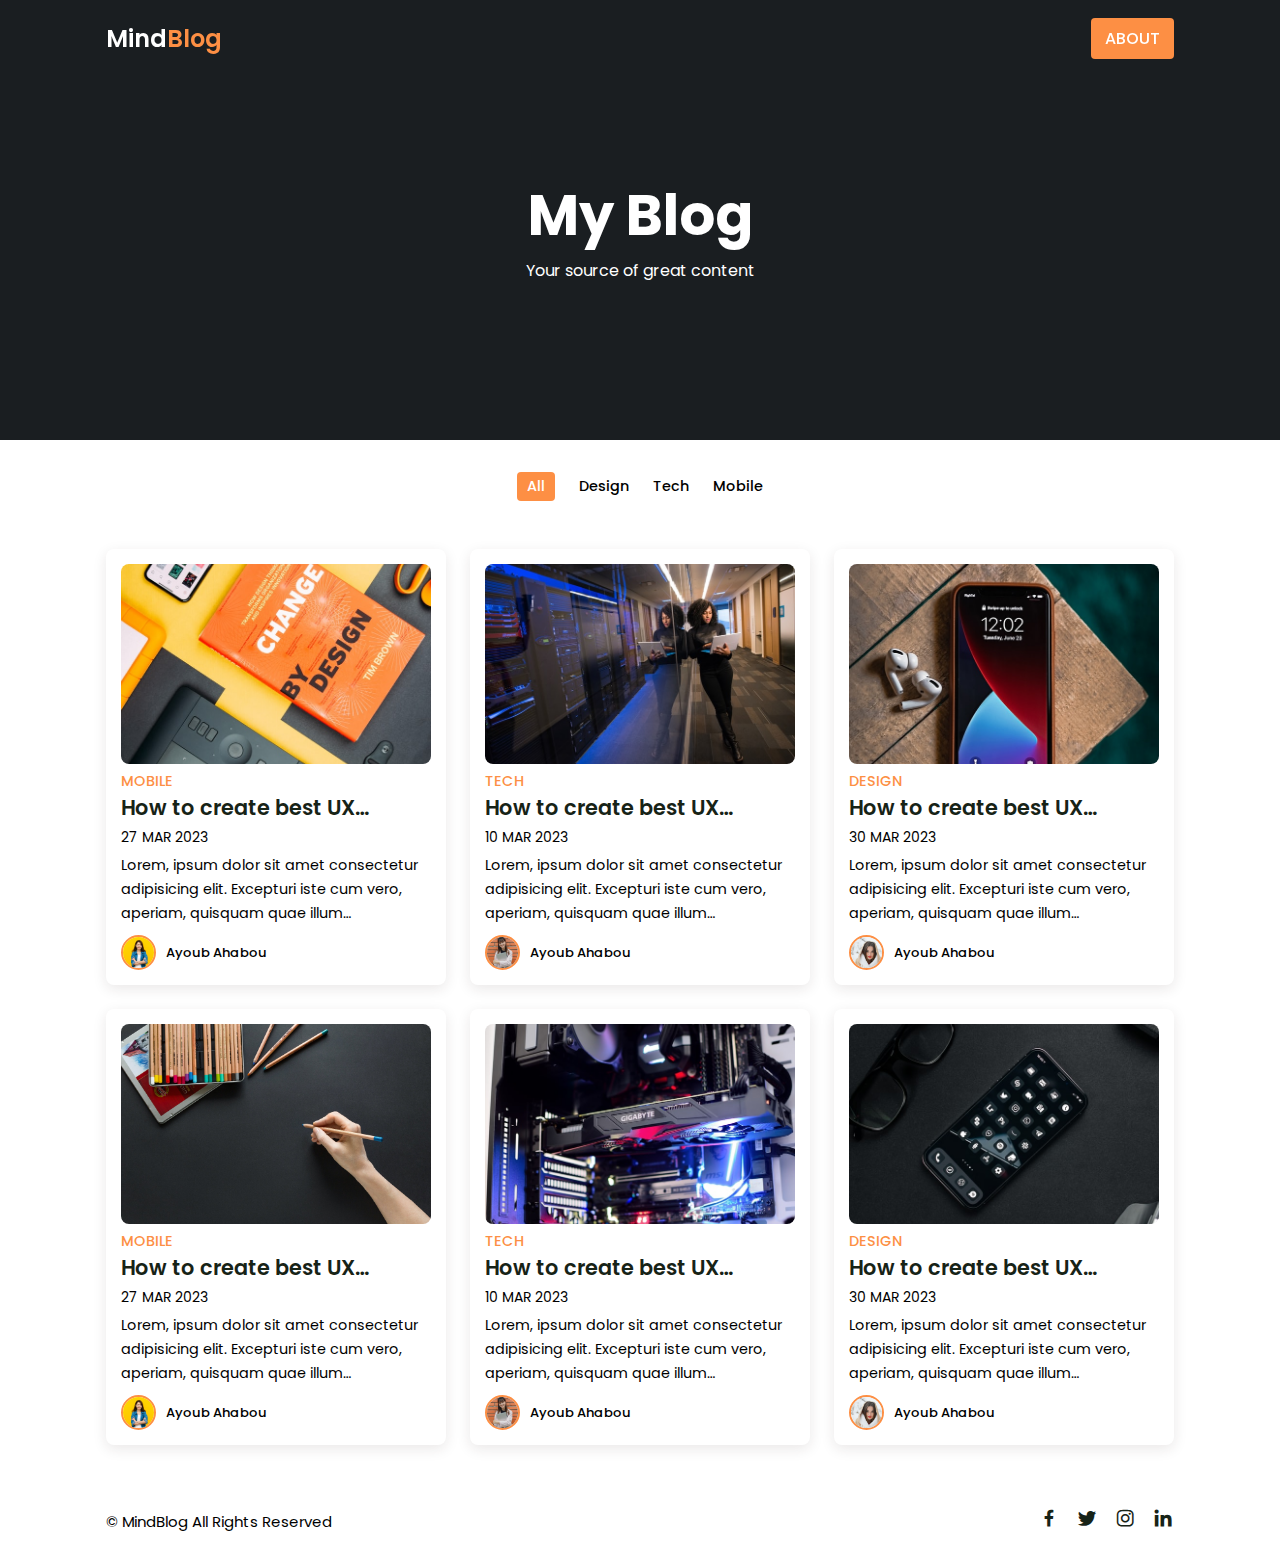
<file: index.html>
<!DOCTYPE html>
<html lang="en">
<head>
    <meta charset="UTF-8">
    <meta http-equiv="X-UA-Compatible" content="IE=edge">
    <meta name="viewport" content="width=device-width, initial-scale=1.0">
    <title>MindBlog</title>
    <!--
        Link to css file
    -->
    <link rel="stylesheet" href="./css/style.css">
    <!--
        Box Icons
    -->
    <link href='https://unpkg.com/boxicons@2.1.4/css/boxicons.min.css' rel='stylesheet'>
</head>
<body>
    <!--
        Header
    -->
    <header>
        <!--
            Nav Bar
        -->
        <div class="nav container">
            <!--
                Logo
            -->
            <a href="#" class="logo">Mind<span>Blog</span></a>
            <!--
                About Btn
            -->
            <a href="#" class="About">About</a>
        </div>
    </header>
    <!--
        Home
    -->
    <section class="home" id="home">
        <div class="home-text container">
            <h2 class="home-title">My Blog</h2>
            <span class="home-subtitle">Your source of great content</span>
        </div>
    </section>
    <!--
        Post Filter
    -->
    <div class="post-filter container">
        <span class="filter-item active-filter" data-filter='all'>All</span>
        <span class="filter-item" data-filter='design'>Design</span>
        <span class="filter-item" data-filter='tech'>Tech</span>
        <span class="filter-item" data-filter='mobile'>Mobile</span>
    </div>

    <!--
         Posts
     -->
     <section class="post container">
        <!-- Post Box 1 -->
        <div class="post-box mobile">
            <img src="img/post-1.jpg" alt="" class="post-img">
            <h2 class="category">Mobile</h2>
            <a href="post-page.html" class="post-title">
                How to create best UX designs using Adobe XD
            </a>
            <span class="post-date">27 Mar 2023</span>
            <p class="post-description">Lorem, ipsum dolor sit amet consectetur adipisicing elit. Excepturi iste cum vero, aperiam, quisquam quae illum necessitatibus eius accusamus facere enim animi quam error adipisci?</p>
            <!-- 
                Profile
            -->
            <div class="profile">
                <img src="img/profile-1.jpg" alt="" class="profile-img">
                <span class="profile-name">Ayoub Ahabou</span>
            </div>
        </div>
             <!-- Post Box 2 -->
        <div class="post-box tech">
            <img src="img/post-2.jpg" alt="" class="post-img">
            <h2 class="category">Tech</h2>
            <a href="post-page1.html" class="post-title">
                How to create best UX designs using Adobe XD
            </a>
            <span class="post-date">10 Mar 2023</span>
            <p class="post-description">Lorem, ipsum dolor sit amet consectetur adipisicing elit. Excepturi iste cum vero, aperiam, quisquam quae illum necessitatibus eius accusamus facere enim animi quam error adipisci?</p>
            <!-- 
                Profile
            -->
            <div class="profile">
                <img src="img/profile-2.jpg" alt="" class="profile-img">
                <span class="profile-name">Ayoub Ahabou</span>
            </div>
        </div>
                 <!-- Post Box 3 -->
        <div class="post-box design">
            <img src="img/post-3.jpg" alt="" class="post-img">
            <h2 class="category">Design</h2>
            <a href="post-page.html" class="post-title">
                How to create best UX designs using Adobe XD
            </a>
            <span class="post-date">30 Mar 2023</span>
            <p class="post-description">Lorem, ipsum dolor sit amet consectetur adipisicing elit. Excepturi iste cum vero, aperiam, quisquam quae illum necessitatibus eius accusamus facere enim animi quam error adipisci?</p>
            <!-- 
                Profile
            -->
            <div class="profile">
                <img src="img/profile-3.jpg" alt="" class="profile-img">
                <span class="profile-name">Ayoub Ahabou</span>
            </div>
        </div>

        <!-- Post Box 4 -->
        <div class="post-box mobile">
            <img src="img/post-4.jpg" alt="" class="post-img">
            <h2 class="category">Mobile</h2>
            <a href="post-page.html" class="post-title">
                How to create best UX designs using Adobe XD
            </a>
            <span class="post-date">27 Mar 2023</span>
            <p class="post-description">Lorem, ipsum dolor sit amet consectetur adipisicing elit. Excepturi iste cum vero, aperiam, quisquam quae illum necessitatibus eius accusamus facere enim animi quam error adipisci?</p>
            <!-- 
                Profile
            -->
            <div class="profile">
                <img src="img/profile-1.jpg" alt="" class="profile-img">
                <span class="profile-name">Ayoub Ahabou</span>
            </div>
        </div>
             <!-- Post Box 5 -->
        <div class="post-box tech">
            <img src="img/post-5.jpg" alt="" class="post-img">
            <h2 class="category">Tech</h2>
            <a href="post-page.html" class="post-title">
                How to create best UX designs using Adobe XD
            </a>
            <span class="post-date">10 Mar 2023</span>
            <p class="post-description">Lorem, ipsum dolor sit amet consectetur adipisicing elit. Excepturi iste cum vero, aperiam, quisquam quae illum necessitatibus eius accusamus facere enim animi quam error adipisci?</p>
            <!-- 
                Profile
            -->
            <div class="profile">
                <img src="img/profile-2.jpg" alt="" class="profile-img">
                <span class="profile-name">Ayoub Ahabou</span>
            </div>
        </div>
                 <!-- Post Box 6 -->
        <div class="post-box design">
            <img src="img/post-6.jpg" alt="" class="post-img">
            <h2 class="category">Design</h2>
            <a href="post-page.html" class="post-title">
                How to create best UX designs using Adobe XD
            </a>
            <span class="post-date">30 Mar 2023</span>
            <p class="post-description">Lorem, ipsum dolor sit amet consectetur adipisicing elit. Excepturi iste cum vero, aperiam, quisquam quae illum necessitatibus eius accusamus facere enim animi quam error adipisci?</p>
            <!-- 
                Profile
            -->
            <div class="profile">
                <img src="img/profile-3.jpg" alt="" class="profile-img">
                <span class="profile-name">Ayoub Ahabou</span>
            </div>
        </div>

     </section>

     <!-- 
        Footer
     -->
     <div class="footer container">
        <p>&#169; MindBlog All Rights Reserved</p>
        <div class="social">
            <a href="#"><i class='bx bxl-facebook'></i></a>
            <a href="#"><i class='bx bxl-twitter'></i></a>
            <a href="#"><i class='bx bxl-instagram'></i></a>
            <a href="#"><i class='bx bxl-linkedin'></i></a>
        </div>
     </div>



     <!-- jQuery -->
     <script src="https://code.jquery.com/jquery-3.6.4.js"
        integrity="sha256-a9jBBRygX1Bh5lt8GZjXDzyOB+bWve9EiO7tROUtj/E="
        crossorigin="anonymous"></script>

    <!--
        Link to js
    -->
    <script src="js/main.js"></script>
</body>
</html>
</file>
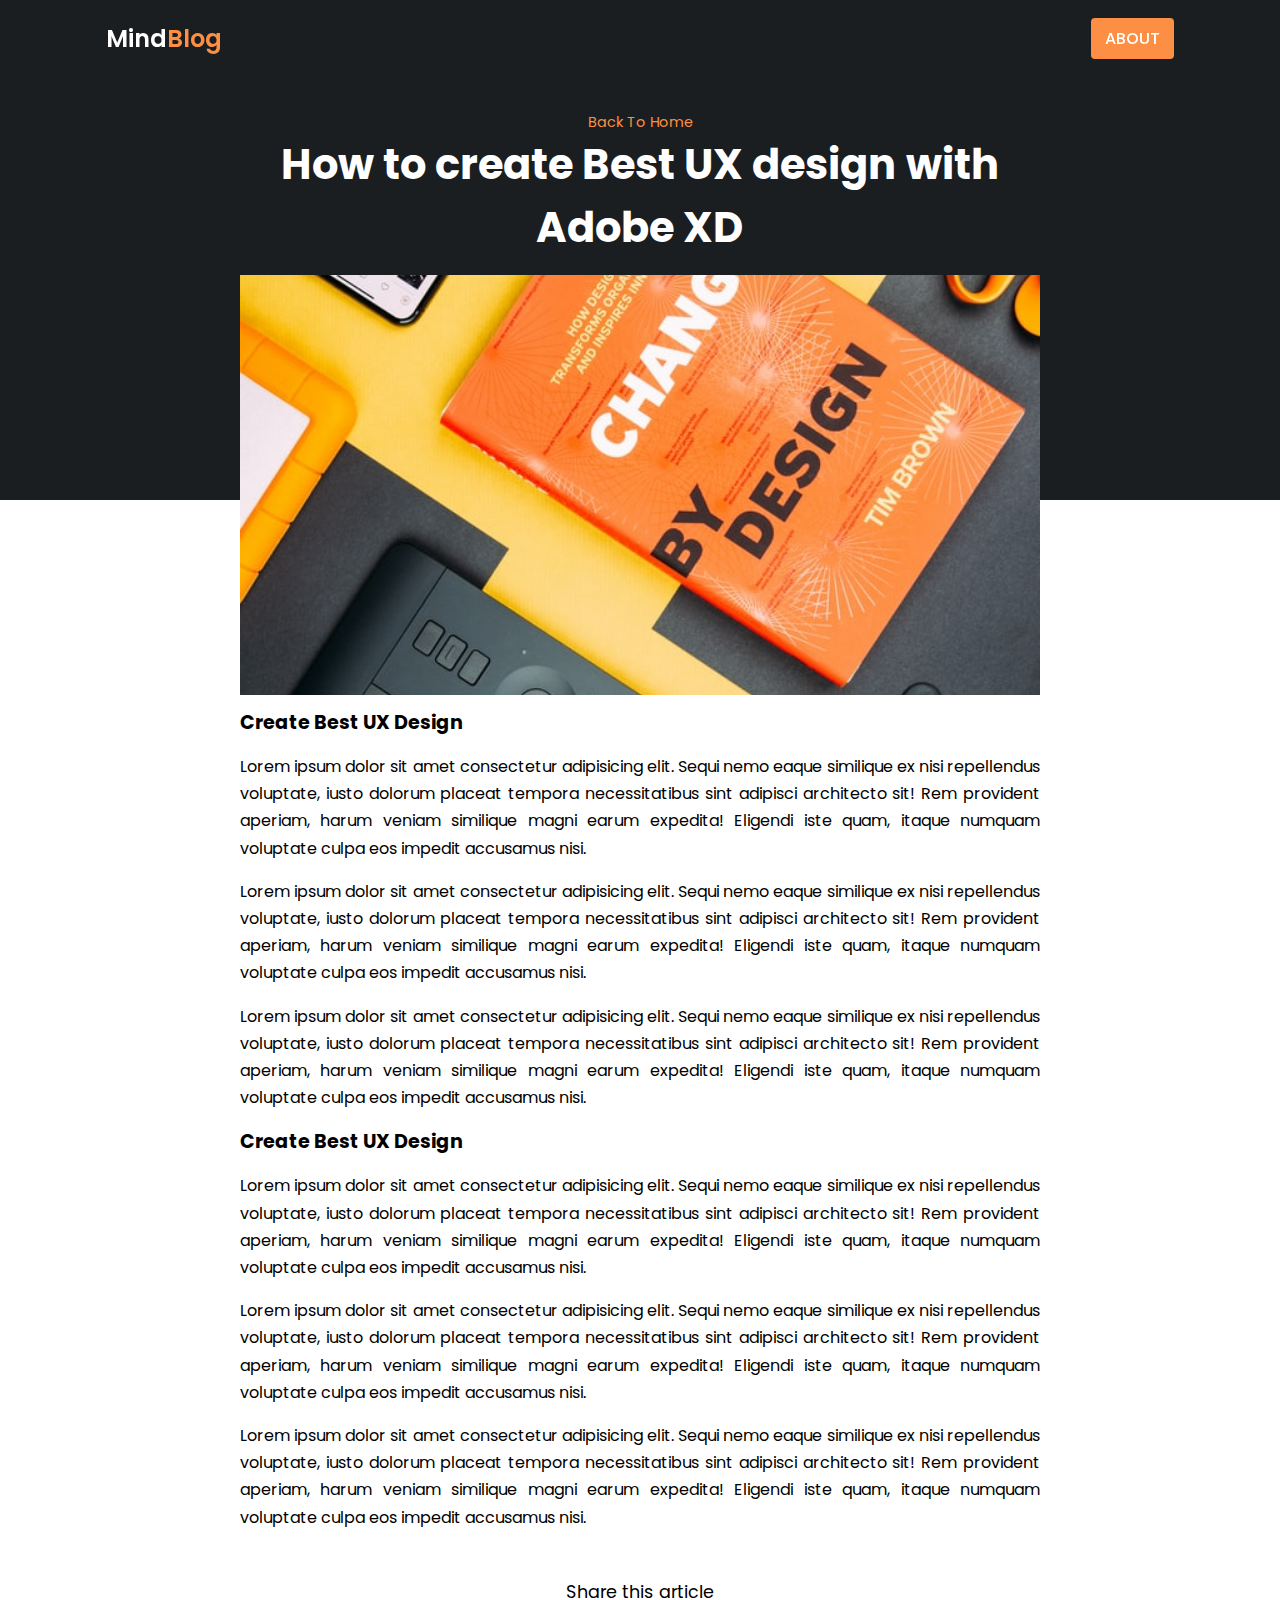
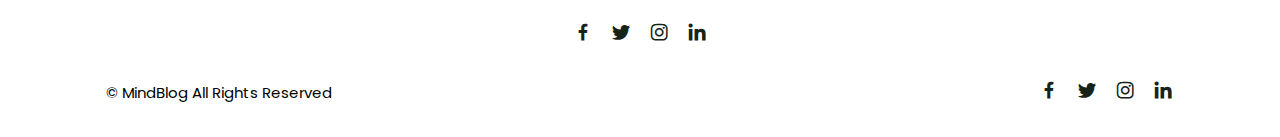
<file: post-page.html>
<!DOCTYPE html>
<html lang="en">
<head>
    <meta charset="UTF-8">
    <meta http-equiv="X-UA-Compatible" content="IE=edge">
    <meta name="viewport" content="width=device-width, initial-scale=1.0">
    <title>Post Page</title>
    <!--
        Link to css file
    -->
    <link rel="stylesheet" href="./css/style.css">
    <!--
        Box Icons
    -->
    <link href='https://unpkg.com/boxicons@2.1.4/css/boxicons.min.css' rel='stylesheet'>
</head>
<body>
    <!--
        Header
    -->
    <header>
        <!--
            Nav Bar
        -->
        <div class="nav container">
            <!--
                Logo
            -->
            <a href="index.html" class="logo">Mind<span>Blog</span></a>
            <!--
                About Btn
            -->
            <a href="#" class="About">About</a>
        </div>
    </header>
    <!-- Post Content -->
    <section class="post-header">
        <div class="header-content post-container">
            <!-- Back to Home -->
            <a href="index.html" class="back-home">Back To Home</a>
            <!-- Title -->
            <h1 class="header-title">How to create Best UX design with Adobe XD</h1>
            <!-- Post Image -->
            <img src="img/post-1.jpg" alt="" class="header-img">
        </div>
    </section>
    <!--
         Posts
     -->
     <section class="post-content post-container">
        <h2 class="sub-heading">Create Best UX Design</h2>
        <p class="post-text">Lorem ipsum dolor sit amet consectetur adipisicing elit. Sequi nemo eaque similique ex nisi repellendus voluptate, iusto dolorum placeat tempora necessitatibus sint adipisci architecto sit! Rem provident aperiam, harum veniam similique magni earum expedita! Eligendi iste quam, itaque numquam voluptate culpa eos impedit accusamus nisi.</p>
        <p class="post-text">Lorem ipsum dolor sit amet consectetur adipisicing elit. Sequi nemo eaque similique ex nisi repellendus voluptate, iusto dolorum placeat tempora necessitatibus sint adipisci architecto sit! Rem provident aperiam, harum veniam similique magni earum expedita! Eligendi iste quam, itaque numquam voluptate culpa eos impedit accusamus nisi.</p>
        <p class="post-text">Lorem ipsum dolor sit amet consectetur adipisicing elit. Sequi nemo eaque similique ex nisi repellendus voluptate, iusto dolorum placeat tempora necessitatibus sint adipisci architecto sit! Rem provident aperiam, harum veniam similique magni earum expedita! Eligendi iste quam, itaque numquam voluptate culpa eos impedit accusamus nisi.</p>
        <h2 class="sub-heading">Create Best UX Design</h2>
        <p class="post-text">Lorem ipsum dolor sit amet consectetur adipisicing elit. Sequi nemo eaque similique ex nisi repellendus voluptate, iusto dolorum placeat tempora necessitatibus sint adipisci architecto sit! Rem provident aperiam, harum veniam similique magni earum expedita! Eligendi iste quam, itaque numquam voluptate culpa eos impedit accusamus nisi.</p>
        <p class="post-text">Lorem ipsum dolor sit amet consectetur adipisicing elit. Sequi nemo eaque similique ex nisi repellendus voluptate, iusto dolorum placeat tempora necessitatibus sint adipisci architecto sit! Rem provident aperiam, harum veniam similique magni earum expedita! Eligendi iste quam, itaque numquam voluptate culpa eos impedit accusamus nisi.</p>
        <p class="post-text">Lorem ipsum dolor sit amet consectetur adipisicing elit. Sequi nemo eaque similique ex nisi repellendus voluptate, iusto dolorum placeat tempora necessitatibus sint adipisci architecto sit! Rem provident aperiam, harum veniam similique magni earum expedita! Eligendi iste quam, itaque numquam voluptate culpa eos impedit accusamus nisi.</p>
     </section>
     <!-- 
        Share 
    -->
    <div class="share post-container">
        <span class="share-title">Share this article</span>
        <div class="social">
            <a href="#"><i class='bx bxl-facebook'></i></a>
            <a href="#"><i class='bx bxl-twitter'></i></a>
            <a href="#"><i class='bx bxl-instagram'></i></a>
            <a href="#"><i class='bx bxl-linkedin'></i></a>
        </div>
    </div>
     <!-- 
        Footer
     -->
     <div class="footer container">
        <p>&#169; MindBlog All Rights Reserved</p>
        <div class="social">
            <a href="#"><i class='bx bxl-facebook'></i></a>
            <a href="#"><i class='bx bxl-twitter'></i></a>
            <a href="#"><i class='bx bxl-instagram'></i></a>
            <a href="#"><i class='bx bxl-linkedin'></i></a>
        </div>
     </div>



     <!-- jQuery -->
     <script src="https://code.jquery.com/jquery-3.6.4.js"
        integrity="sha256-a9jBBRygX1Bh5lt8GZjXDzyOB+bWve9EiO7tROUtj/E="
        crossorigin="anonymous"></script>

    <!--
        Link to js
    -->
    <script src="js/main.js"></script>
</body>
</html>
</file>
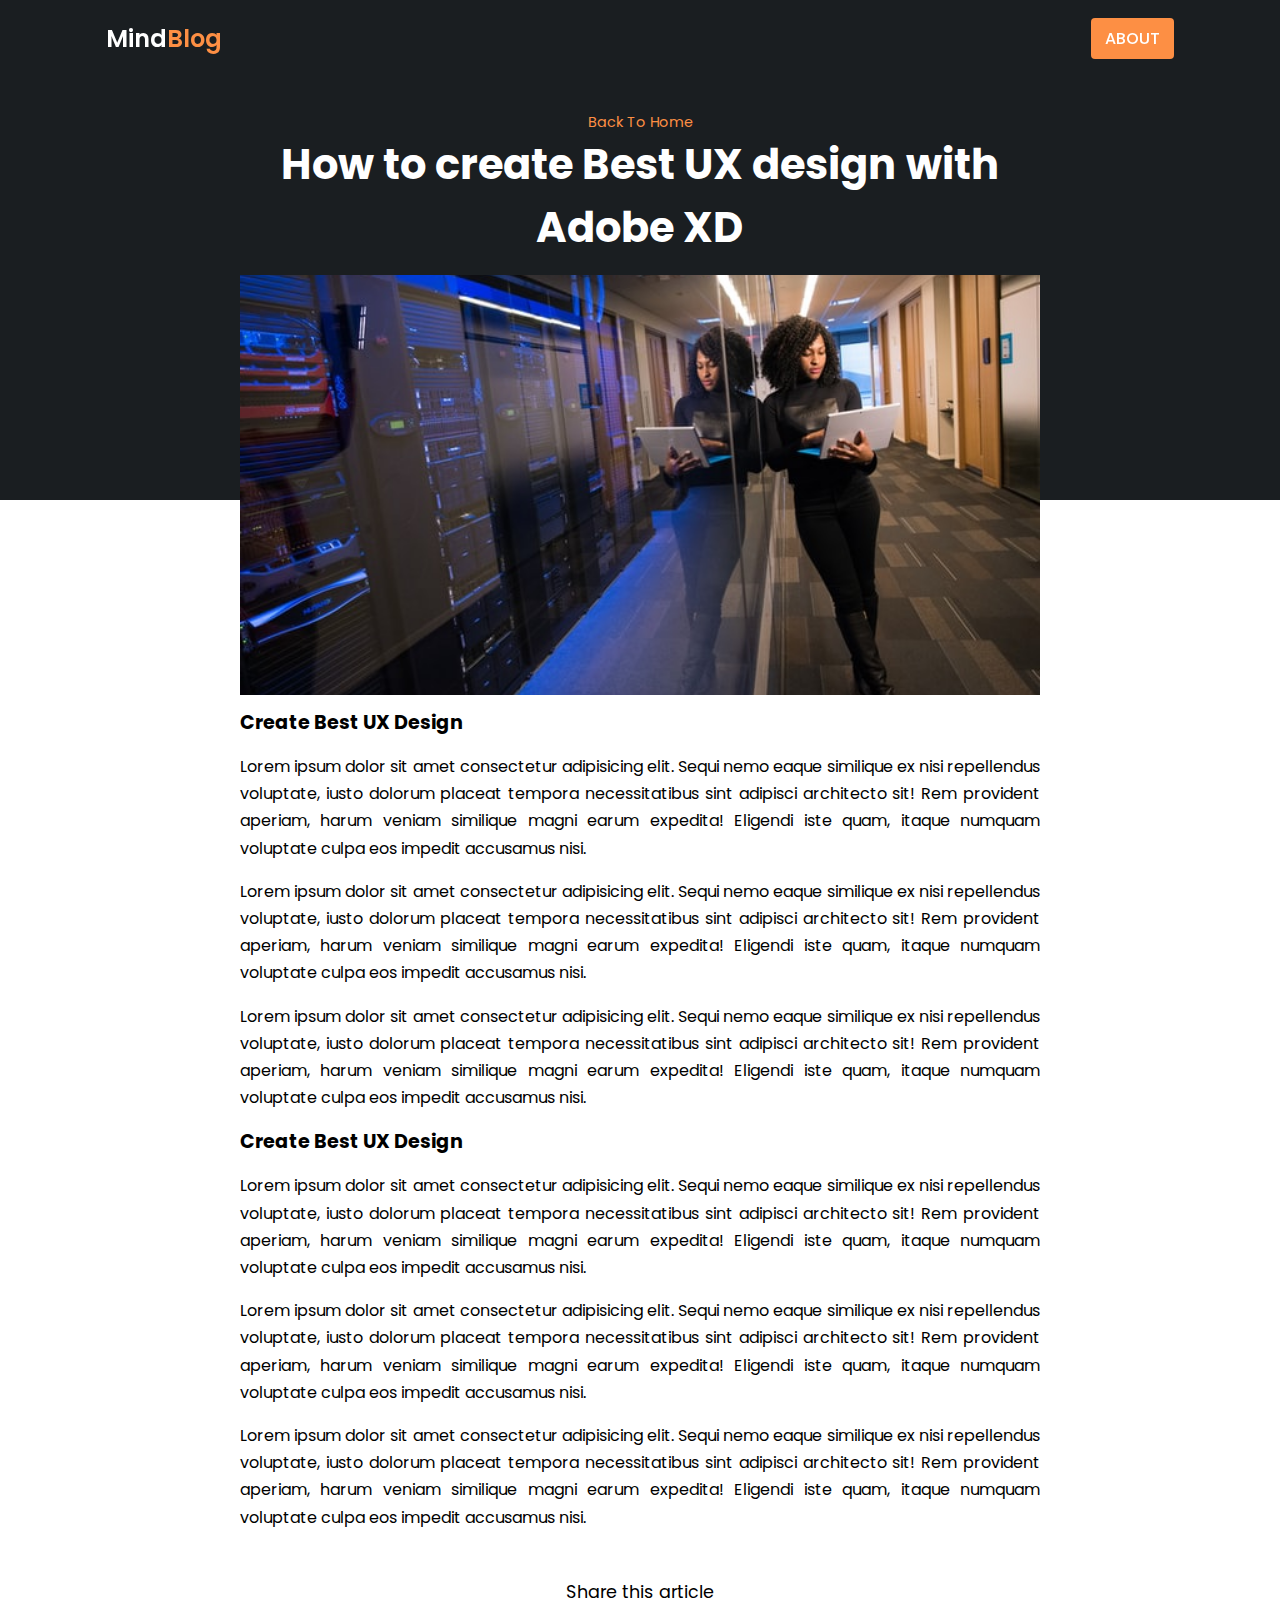
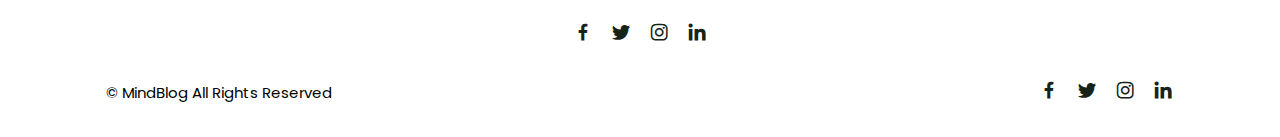
<file: post-page1.html>
<!DOCTYPE html>
<html lang="en">
<head>
    <meta charset="UTF-8">
    <meta http-equiv="X-UA-Compatible" content="IE=edge">
    <meta name="viewport" content="width=device-width, initial-scale=1.0">
    <title>Post Page</title>
    <!--
        Link to css file
    -->
    <link rel="stylesheet" href="./css/style.css">
    <!--
        Box Icons
    -->
    <link href='https://unpkg.com/boxicons@2.1.4/css/boxicons.min.css' rel='stylesheet'>
</head>
<body>
    <!--
        Header
    -->
    <header>
        <!--
            Nav Bar
        -->
        <div class="nav container">
            <!--
                Logo
            -->
            <a href="index.html" class="logo">Mind<span>Blog</span></a>
            <!--
                About Btn
            -->
            <a href="#" class="About">About</a>
        </div>
    </header>
    <!-- Post Content -->
    <section class="post-header">
        <div class="header-content post-container">
            <!-- Back to Home -->
            <a href="index.html" class="back-home">Back To Home</a>
            <!-- Title -->
            <h1 class="header-title">How to create Best UX design with Adobe XD</h1>
            <!-- Post Image -->
            <img src="img/post-2.jpg" alt="" class="header-img">
        </div>
    </section>
    <!--
         Posts
     -->
     <section class="post-content post-container">
        <h2 class="sub-heading">Create Best UX Design</h2>
        <p class="post-text">Lorem ipsum dolor sit amet consectetur adipisicing elit. Sequi nemo eaque similique ex nisi repellendus voluptate, iusto dolorum placeat tempora necessitatibus sint adipisci architecto sit! Rem provident aperiam, harum veniam similique magni earum expedita! Eligendi iste quam, itaque numquam voluptate culpa eos impedit accusamus nisi.</p>
        <p class="post-text">Lorem ipsum dolor sit amet consectetur adipisicing elit. Sequi nemo eaque similique ex nisi repellendus voluptate, iusto dolorum placeat tempora necessitatibus sint adipisci architecto sit! Rem provident aperiam, harum veniam similique magni earum expedita! Eligendi iste quam, itaque numquam voluptate culpa eos impedit accusamus nisi.</p>
        <p class="post-text">Lorem ipsum dolor sit amet consectetur adipisicing elit. Sequi nemo eaque similique ex nisi repellendus voluptate, iusto dolorum placeat tempora necessitatibus sint adipisci architecto sit! Rem provident aperiam, harum veniam similique magni earum expedita! Eligendi iste quam, itaque numquam voluptate culpa eos impedit accusamus nisi.</p>
        <h2 class="sub-heading">Create Best UX Design</h2>
        <p class="post-text">Lorem ipsum dolor sit amet consectetur adipisicing elit. Sequi nemo eaque similique ex nisi repellendus voluptate, iusto dolorum placeat tempora necessitatibus sint adipisci architecto sit! Rem provident aperiam, harum veniam similique magni earum expedita! Eligendi iste quam, itaque numquam voluptate culpa eos impedit accusamus nisi.</p>
        <p class="post-text">Lorem ipsum dolor sit amet consectetur adipisicing elit. Sequi nemo eaque similique ex nisi repellendus voluptate, iusto dolorum placeat tempora necessitatibus sint adipisci architecto sit! Rem provident aperiam, harum veniam similique magni earum expedita! Eligendi iste quam, itaque numquam voluptate culpa eos impedit accusamus nisi.</p>
        <p class="post-text">Lorem ipsum dolor sit amet consectetur adipisicing elit. Sequi nemo eaque similique ex nisi repellendus voluptate, iusto dolorum placeat tempora necessitatibus sint adipisci architecto sit! Rem provident aperiam, harum veniam similique magni earum expedita! Eligendi iste quam, itaque numquam voluptate culpa eos impedit accusamus nisi.</p>
     </section>
     <!-- 
        Share 
    -->
    <div class="share post-container">
        <span class="share-title">Share this article</span>
        <div class="social">
            <a href="#"><i class='bx bxl-facebook'></i></a>
            <a href="#"><i class='bx bxl-twitter'></i></a>
            <a href="#"><i class='bx bxl-instagram'></i></a>
            <a href="#"><i class='bx bxl-linkedin'></i></a>
        </div>
    </div>
     <!-- 
        Footer
     -->
     <div class="footer container">
        <p>&#169; MindBlog All Rights Reserved</p>
        <div class="social">
            <a href="#"><i class='bx bxl-facebook'></i></a>
            <a href="#"><i class='bx bxl-twitter'></i></a>
            <a href="#"><i class='bx bxl-instagram'></i></a>
            <a href="#"><i class='bx bxl-linkedin'></i></a>
        </div>
     </div>



     <!-- jQuery -->
     <script src="https://code.jquery.com/jquery-3.6.4.js"
        integrity="sha256-a9jBBRygX1Bh5lt8GZjXDzyOB+bWve9EiO7tROUtj/E="
        crossorigin="anonymous"></script>

    <!--
        Link to js
    -->
    <script src="js/main.js"></script>
</body>
</html>
</file>
<file: css/style.css>
/* Google Fonts */
@import url('https://fonts.googleapis.com/css2?family=Poppins:wght@400;500;600;700&display=swap');
*{
    font-family: 'Poppins', sans-serif;
    margin: 0;
    padding: 0;
    scroll-behavior: smooth;
    scroll-padding-top: 2rem;
    box-sizing: border-box;
}
/* Variables */
:root {
    --container-color: #1a1e21;
    --second-color: #fd8f44;
    --text-color: #172317;
    --bg-color: #fff;
}

::selection {
    color: var(--bg-color);
    background: var(--second-color);
}
a {
    text-decoration: none;
}

li {
    list-style: none;
}

img {
    width: 100%;
}

section {
    padding: 3rem 0 2rem;
}

.container {
    max-width: 1068px;
    margin: auto;
    width: 100%;
}

/* Header */
header {
    position: fixed;
    top: 0;
    left: 0;
    width: 100%;
    z-index: 200;
}

header.shadow {
    background: var(--bg-color);
    box-shadow: 0 1px 4px hsl(0, 4%, 14% / 10%);
    transition: 0.4s;
}

header.shadow .logo {
    color: var(--text-color);
}

.nav {
    display: flex;
    align-items: center;
    justify-content: space-between;
    padding: 18px 0;
}

.logo {
    font-size: 1.5rem;
    font-weight: 600;
    color: var(--bg-color);
}

.logo span {
    color: var(--second-color);
}

.About {
    padding: 8px 14px;
    text-transform: uppercase;
    font-weight: 500;
    border-radius: 4px;
    background: var(--second-color);
    color: var(--bg-color);
}

.About:hover {
    background: hsl(24,98%,58%);
    transition: 0.3s;

}

/* Home */
.home {
    width: 100%;
    min-height: 440px;
    background: var(--container-color);
    display: grid;
    justify-content: center;
    align-items: center;
}

.home-text {
    color: var(--bg-color);
    text-align: center;
}

.home-title {
    font-size: 3.5rem;
}

.home-subtitle {
    font-size: 1rem;
    font-weight: 400;
}

/* Post Filter */
.post-filter {
    display: flex;
    justify-content: center;
    align-items: center;
    column-gap: 1.5rem;
    margin-top: 2rem !important;
}

.filter-item {
    font-size: 0.9rem;
    font-weight: 500;
    cursor: pointer;
}

.active-filter {
    background: var(--second-color);
    color: var(--bg-color);
    padding: 4px 10px;
    border-radius: 4px;
}

/* Posts */
.post {
    display: grid;
    grid-template-columns: repeat(auto-fit, minmax(280px, auto));
    justify-content: center;
    gap: 1.5rem;
}

.post-box {
    background: var(--bg-color);
    box-shadow: 0 4px 14px hsl(355deg 25% 15% / 10%);
    padding: 15px;
    border-radius: 0.5rem;
}

.post-img {
    width: 100%;
    height: 200px;
    object-fit: cover;
    object-position: center;
    border-radius: 0.5rem;
}

.category {
    font-size: 0.9rem;
    font-weight: 500;
    text-transform: uppercase;
    color: var(--second-color);
}

.post-title {
    font-size: 1.3rem;
    font-weight: 600;
    color: var(--text-color);
    /* To Remain Title in 2 Lines */
    display: -webkit-box;
    -webkit-line-clamp: 1;
    -webkit-box-orient: vertical;
    overflow: hidden;
}

.post-date {
    display: flex;
    font-size: 0.875rem;
    text-transform: uppercase;
    font-weight: 400;
    margin-top: 4px;
}

.post-description {
    font-size: 0.9rem;
    line-height: 1.5rem;
    margin: 5px 0 10px;
    /* To Remain Title in 3 Lines */
    display: -webkit-box;
    -webkit-line-clamp: 3;
    -webkit-box-orient: vertical;
    overflow: hidden;
}

.profile {
    display: flex;
    align-items: center;
    gap: 10px;
}

.profile-img {
    width: 35px;
    height: 35px;
    border-radius: 50%;
    object-fit: cover;
    object-position: center;
    border: 2px solid var(--second-color);
}

.profile-name {
    font-size: 0.82rem;
    font-weight: 500;
}

.footer {
    display: flex;
    justify-content: space-between;
    align-items: center;
    padding: 30px 0;
}

.footer p {
    font-size: 0.938rem;
}

.social {
    display: flex;
    align-items: center;
    column-gap: 1rem;
}

.social .bx {
    font-size: 1.4rem;
    color: var(--text-color);
}

.social .bx:hover {
    color: var(--second-color);
    transition: 0.3s all linear;
}

.post-header {
    width: 100%;
    height: 500px;
    background: var(--container-color);
}

.post-container {
    max-width: 800px;
    margin: auto;
    width: 100%;
}

.header-content {
    display: flex;
    flex-direction: column;
    align-items: center;
    margin-top: 4rem !important;
}

.back-home {
    color: var(--second-color);
    font-size: 0.9rem;
}

.header-title {
    width: 90%;
    font-size: 2.6rem;
    color: var(--bg-color);
    text-align: center;
    margin-bottom: 1rem;
}

.header-img {
    width: 100%;
    height: 420px;
    object-fit: cover;
    object-position: center;
}

.post-content {
    margin-top: 10rem !important;
}

.sub-heading {
    font-size: 1.2rem;
}

.post-text {
    font-size: 1rem;
    line-height: 1.7rem;
    margin: 1rem 0;
    text-align: justify;
}

/* Share */
.share {
    display: flex;
    flex-direction: column;
    align-items: center;
    row-gap: 1rem;
}

.share-title {
    font-size: 1.1rem;
}

/* Responsive */
@media(max-width:1060px){
    .container {
        margin: 0 auto;
        width: 95%;
    }
    .home-text {
        width: 100%;
    }
}

@media(max-width:800px){
    .nav {
        padding: 14px 0;
    }
    .post-container {
        margin: 0 auto;
        width: 95%;
    }
}

@media(max-width:760px){
    .nav {
        padding: 10px 0;
    }
    section {
        padding: 2rem 0;
    }
    .header-content {
        margin-top: 3rem !important;
    }
    .home {
        min-height: 380px;
    }
    .home-title {
        font-size: 3rem;
    }
    .header-title {
        font-size: 2rem;
    }
    .header-img {
        height: 370px;
    }
    .post-header {
        height: 435px;
    }
    .post-content {
        margin-top: 9rem !important;
    }
}
</file>
